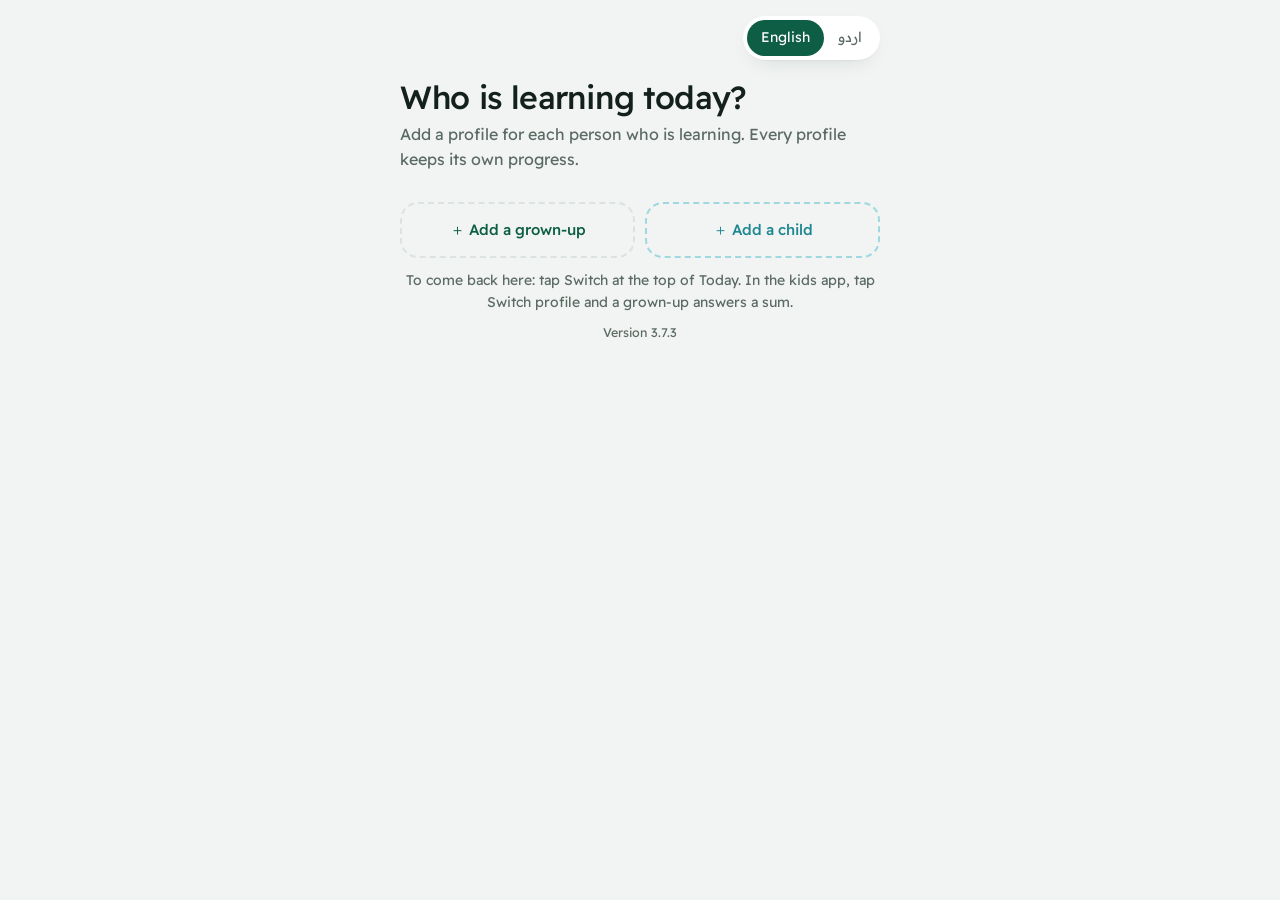
<file: index.html>
<!DOCTYPE html>
<html lang="en" dir="ltr">
<head>
  <meta charset="utf-8">
  <meta name="viewport" content="width=device-width, initial-scale=1, viewport-fit=cover">
  <title>KN Arabic Tutor</title>
  <meta name="description" content="Learn to read and speak Arabic with short daily levels and speaking practice.">
  <meta name="theme-color" content="#F1F4F2" media="(prefers-color-scheme: light)">
  <meta name="theme-color" content="#0E1613" media="(prefers-color-scheme: dark)">
  <link rel="manifest" href="manifest.webmanifest">
  <link rel="icon" href="icons/icon.svg" type="image/svg+xml">
  <link rel="apple-touch-icon" href="icons/icon-192.png">
  <link rel="preconnect" href="https://fonts.googleapis.com">
  <link rel="preconnect" href="https://fonts.gstatic.com" crossorigin>
  <link href="https://fonts.googleapis.com/css2?family=Amiri:wght@400;700&family=Baloo+Bhaijaan+2:wght@600&family=Amiri+Quran&family=Noto+Nastaliq+Urdu:wght@400;600&family=Readex+Pro:wght@300;400;500;600&display=swap" rel="stylesheet">
  <link rel="stylesheet" href="css/style.css">
  <script>
    // Pick this profile's database before the app loads.
    (function () { try {
      var list = JSON.parse(localStorage.getItem('kn-profiles') || '[]'), id = localStorage.getItem('kn-active');
      var p = list.filter(function (x) { return x.id === id && x.type === 'adult'; })[0];
      window.KN_DB = p ? p.db : 'kn-arabic';
    } catch (e) { window.KN_DB = 'kn-arabic'; } })();
  </script>
</head>
<body>
  <div id="app"><div class="boot"><div class="boot-mark ar" lang="ar">ع</div></div></div>
  <noscript>This app needs JavaScript.</noscript>
  <script type="module" src="js/app.js"></script>
</body>
</html>
</file>
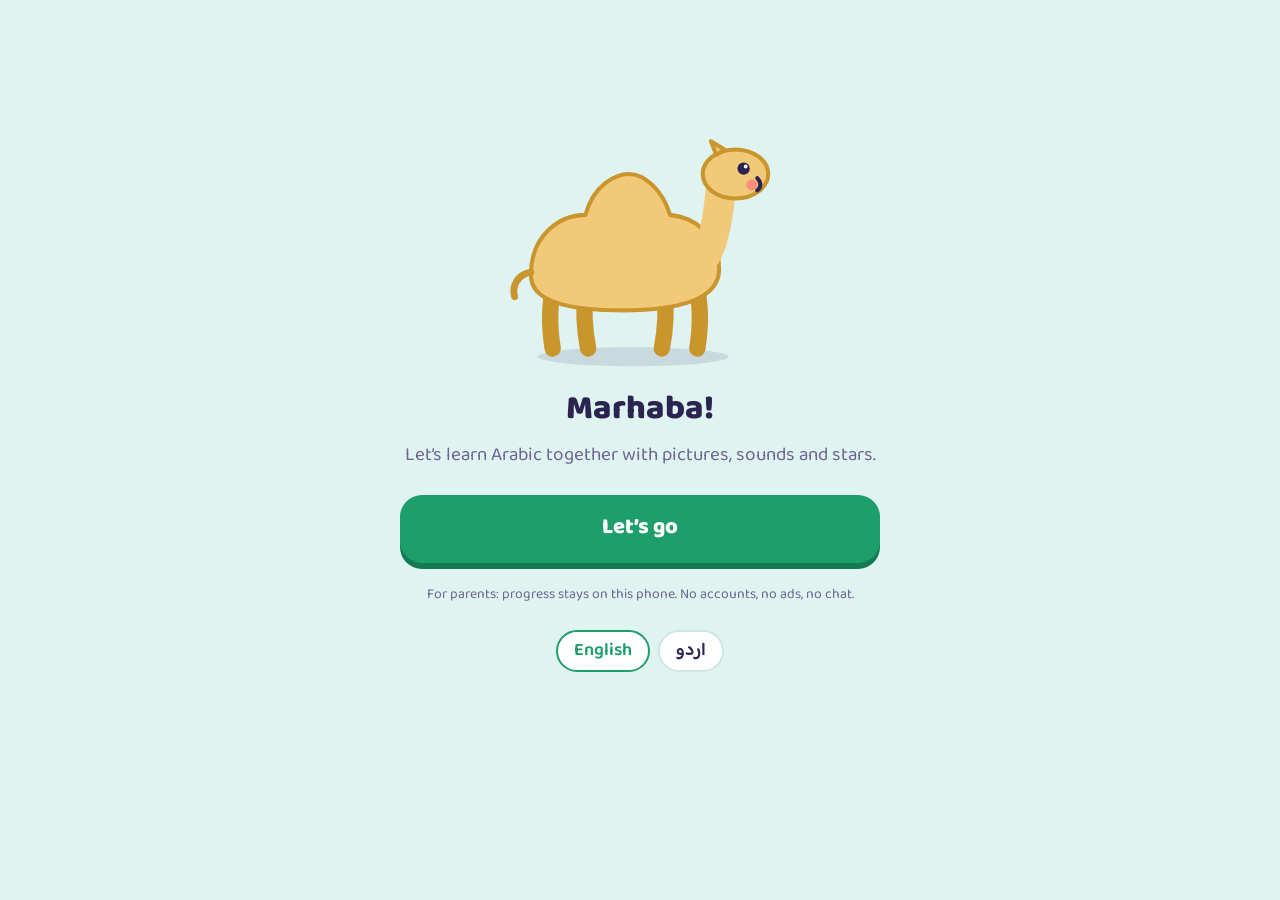
<file: kids/index.html>
<!DOCTYPE html>
<html lang="en" dir="ltr">
<head>
  <meta charset="utf-8">
  <meta name="viewport" content="width=device-width, initial-scale=1, viewport-fit=cover">
  <title>KN Arabic Kids</title>
  <meta name="description" content="Arabic for children: picture words, letters, little duas, stars and stickers.">
  <meta name="theme-color" content="#DFF4F1">
  <link rel="manifest" href="manifest.webmanifest">
  <link rel="icon" href="../icons/kids-192.png" type="image/png">
  <link rel="apple-touch-icon" href="../icons/kids-192.png">
  <link rel="preconnect" href="https://fonts.googleapis.com">
  <link rel="preconnect" href="https://fonts.gstatic.com" crossorigin>
  <link href="https://fonts.googleapis.com/css2?family=Baloo+Bhaijaan+2:wght@400;600;800&family=Amiri+Quran&family=Noto+Nastaliq+Urdu:wght@400;600&display=swap" rel="stylesheet">
  <link rel="stylesheet" href="../css/kids.css">
  <script>
    // Pick this child's database before the app loads (the active child, else the first child).
    (function () { try {
      var list = JSON.parse(localStorage.getItem('kn-profiles') || '[]'), id = localStorage.getItem('kn-active');
      var kids = list.filter(function (x) { return x.type === 'kid'; });
      var p = kids.filter(function (x) { return x.id === id; })[0] || kids[0];
      if (p) { localStorage.setItem('kn-active', p.id); window.KN_PROFILE_ID = p.id; }
      window.KN_DB = p ? p.db : 'kn-arabic-kids';
    } catch (e) { window.KN_DB = 'kn-arabic-kids'; } })();
  </script>
</head>
<body>
  <div id="app"><div class="k-boot">🐪</div></div>
  <noscript>This app needs JavaScript.</noscript>
  <script type="module" src="../js/kids.js"></script>
</body>
</html>
</file>
<file: css/style.css>
/* KN Arabic Tutor — "Marble and green".
   Cool marble page, Rawdah green for action, brass only for achievement (streak star, boss levels).
   Readex Pro for interface text, Amiri for Arabic, Amiri Quran for ayahs, Noto Nastaliq for Urdu. */
:root {
  --marble: #F1F4F2; --paper: #FFFFFF; --ink: #13201B; --muted: #5B6A63; --faint: #8A9893; --line: #DCE3DF;
  --green: #0E5E46; --on-green: #FFFFFF; --mint: #DDF0E7; --mint-ink: #0B4B38;
  --brass: #B4862C; --brass-wash: #F5ECD8; --brass-ink: #6E4F10;
  --rose: #B13A48; --rose-wash: #F9E4E6;
  --shadow: 0 1px 0 rgba(19, 32, 27, .04), 0 8px 24px -12px rgba(19, 32, 27, .18);
  --ui: 'Readex Pro', system-ui, -apple-system, 'Segoe UI', Roboto, sans-serif;
  --arabic: 'Amiri', 'Noto Naskh Arabic', 'Geeza Pro', serif;
  --quran: 'Amiri Quran', 'Amiri', serif;
  --urdu: 'Noto Nastaliq Urdu', 'Jameel Noori Nastaleeq', serif;
  --dock-h: 96px;
}
@media (prefers-color-scheme: dark) {
  :root {
    --marble: #0E1613; --paper: #16221D; --ink: #E6EEE9; --muted: #9AABA3; --faint: #71817A; --line: #26352F;
    --green: #4FC08F; --on-green: #062419; --mint: #173A2D; --mint-ink: #B9E9D3;
    --brass: #DDB461; --brass-wash: #3A2F17; --brass-ink: #F1D9A2;
    --rose: #F08A95; --rose-wash: #3D1C21;
    --shadow: 0 1px 0 rgba(0, 0, 0, .3), 0 10px 30px -14px rgba(0, 0, 0, .7);
  }
}

* { box-sizing: border-box; }
html { -webkit-text-size-adjust: 100%; }
body { margin: 0; background: var(--marble); color: var(--ink); font: 400 16px/1.55 var(--ui); -webkit-font-smoothing: antialiased; }
html[lang=ur] body { font-family: var(--urdu), var(--ui); line-height: 2.05; }
button, input, select { font: inherit; color: inherit; }
button { cursor: pointer; -webkit-tap-highlight-color: transparent; }
:focus-visible { outline: 3px solid var(--green); outline-offset: 2px; border-radius: 12px; }
.hidden { display: none !important; }
.center { text-align: center; }
.ar { font-family: var(--arabic); direction: rtl; unicode-bidi: isolate; }
[lang=ur], .mean-ur { font-family: var(--urdu); }
@media (prefers-reduced-motion: reduce) { *, *::before, *::after { animation: none !important; transition: none !important; } }

h1 { font-size: 28px; line-height: 1.2; font-weight: 500; letter-spacing: -0.01em; margin: 0 0 6px; }
h2 { font-size: 19px; line-height: 1.3; font-weight: 500; margin: 0 0 6px; }
html[lang=ur] h1 { font-size: 26px; line-height: 1.9; }
.lead { color: var(--muted); font-size: 16px; margin: 0 0 12px; max-width: 34em; }
.hint { color: var(--muted); font-size: 14px; margin: 6px 0; }
.ok { color: var(--green); } .bad { color: var(--rose); } .warn { color: var(--brass-ink); }
.err { color: var(--rose); font-size: 14px; margin: 0 0 8px; }
.err:empty { display: none; }

/* ---------- buttons ---------- */
.btn { appearance: none; border: 1.5px solid var(--line); background: var(--paper); border-radius: 999px; min-height: 52px; padding: 0 22px; font-weight: 500; font-size: 16px; display: inline-flex; align-items: center; justify-content: center; gap: 8px; transition: transform .12s ease, background-color .15s ease; }
.btn:active { transform: scale(.98); }
.btn.primary { background: var(--green); border-color: var(--green); color: var(--on-green); }
.btn.small { min-height: 40px; padding: 0 16px; font-size: 14px; }
.btn.ghost { background: transparent; border-color: transparent; color: var(--green); }
.btn.text { background: none; border: 0; color: var(--green); min-height: 44px; width: 100%; }
.btn.danger { color: var(--rose); border-color: var(--rose-wash); background: transparent; }
.btn.wide { width: 100%; margin: 12px 0; }
.btn:disabled { opacity: .5; }
.center-btn { display: flex; margin: 8px auto; }
.icon-btn { width: 44px; height: 44px; border: 0; background: none; display: inline-grid; place-items: center; border-radius: 50%; flex: none; }
.ic { display: inline-grid; place-items: center; width: 24px; height: 24px; }
.ic svg { width: 24px; height: 24px; fill: none; stroke: currentColor; stroke-width: 1.8; stroke-linecap: round; stroke-linejoin: round; }
.ic svg .fill { fill: currentColor; stroke: none; }

/* ---------- loading ---------- */
.boot { min-height: 100dvh; display: grid; place-items: center; }
.boot-mark { font-size: 72px; color: var(--green); animation: breathe 1.4s ease-in-out infinite; }
@keyframes breathe { 50% { opacity: .35; } }

/* ---------- app shell with tabs ---------- */
.shell { min-height: 100dvh; }
.page { max-width: 520px; margin: 0 auto; padding: calc(20px + env(safe-area-inset-top)) 20px calc(110px + env(safe-area-inset-bottom)); }
.tabbar { position: fixed; inset: auto 0 0 0; display: flex; justify-content: center; gap: 4px; padding: 8px 12px calc(8px + env(safe-area-inset-bottom)); background: color-mix(in srgb, var(--paper) 92%, transparent); backdrop-filter: blur(14px); -webkit-backdrop-filter: blur(14px); border-top: 1px solid var(--line); z-index: 5; }
.tab { flex: 1; max-width: 120px; border: 0; background: none; display: grid; justify-items: center; gap: 2px; padding: 6px 0; color: var(--faint); font-size: 12px; font-weight: 500; border-radius: 14px; }
.tab.on { color: var(--green); }
.tab.on .ic svg { stroke-width: 2.2; }
html[lang=ur] .tab { font-size: 13px; line-height: 1.6; }
.page-head { margin: 8px 0 18px; }
.group-title { margin: 28px 0 8px; font-size: 17px; }

/* ---------- today ---------- */
.today-head { margin: 4px 0 4px; }
.today-head h1 { font-size: 34px; }
.star-wrap { margin: 8px auto 4px; max-width: 260px; }
.star-wrap.small { max-width: 190px; }
.star { width: 100%; height: auto; display: block; }
.star .tip { fill: var(--line); transition: fill .4s ease; }
.star .tip.on { fill: var(--brass); }
.star .core { fill: var(--paper); stroke: var(--line); stroke-width: 1.5; }
.star-n { font: 600 44px var(--ui); fill: var(--ink); text-anchor: middle; }
.star-sub { font: 400 12.5px var(--ui); fill: var(--muted); text-anchor: middle; }
.today-card { background: var(--paper); border-radius: 28px; padding: 22px 20px 20px; box-shadow: var(--shadow); margin: 18px 0 14px; }
.today-card .btn { width: 100%; margin-top: 8px; }
.today-card.done .btn:not(.primary) { background: transparent; border-color: color-mix(in srgb, var(--mint-ink) 30%, transparent); }
.today-card.done { background: var(--mint); box-shadow: none; }
.today-card.done h2 { color: var(--mint-ink); }
.preview { display: flex; flex-wrap: wrap; gap: 6px 14px; margin: 6px 0 10px; }
.preview .ar { font-size: 30px; line-height: 1.6; color: var(--green); }
.note { display: flex; align-items: center; justify-content: space-between; gap: 12px; padding: 12px 16px; border-radius: 18px; background: var(--paper); border: 1px solid var(--line); margin: 10px 0; font-size: 14px; }
.note.brass { background: var(--brass-wash); border-color: transparent; color: var(--brass-ink); font-weight: 500; }
.install { margin-top: 20px; }

/* ---------- lists (practice, progress, settings) ---------- */
.group { background: var(--paper); border-radius: 20px; box-shadow: var(--shadow); overflow: hidden; }
.group > * + * { border-top: 1px solid var(--line); }
.row-btn { width: 100%; text-align: start; border: 0; background: none; padding: 16px 18px; display: flex; align-items: center; justify-content: space-between; gap: 12px; min-height: 64px; cursor: pointer; }
.row-btn span { display: grid; gap: 2px; }
.row-btn b, .rp-main b { font-weight: 500; }
.row-btn small, .rp-main small { color: var(--muted); font-size: 13.5px; }
.row-btn[aria-disabled=true] { opacity: .55; }
.row-btn::after { content: ''; width: 8px; height: 8px; border-top: 2px solid var(--faint); border-right: 2px solid var(--faint); transform: rotate(45deg); flex: none; }
html[dir=rtl] .row-btn::after { transform: rotate(-135deg); }
.rp-row { display: flex; align-items: stretch; }
.rp-main { flex: 1; text-align: start; border: 0; background: none; padding: 14px 18px; display: grid; gap: 2px; min-height: 64px; }
.rp-gem { border: 0; border-inline-start: 1px solid var(--line); background: none; color: var(--green); width: 76px; display: grid; place-items: center; align-content: center; gap: 2px; font-size: 12px; font-weight: 500; }
.best { font-style: normal; color: var(--green); font-weight: 500; }
.figures { display: grid; grid-template-columns: repeat(4, 1fr); background: var(--paper); border-radius: 20px; box-shadow: var(--shadow); padding: 14px 6px; }
.figures.two { grid-template-columns: 1fr 1fr; margin: 18px 0; }
.figures div { display: grid; justify-items: center; text-align: center; }
.figures b { font-size: 24px; font-weight: 500; }
.figures span { font-size: 12px; color: var(--muted); line-height: 1.3; }
.days { display: grid; grid-template-columns: repeat(14, 1fr); gap: 4px; }
.day-cell { display: grid; justify-items: center; gap: 4px; font-size: 11px; color: var(--faint); }
.day-cell i { width: 100%; aspect-ratio: 1; max-width: 26px; border-radius: 8px; background: var(--line); }
.day-cell.pass i { background: var(--green); }
.day-cell.tried i { background: var(--brass); }
.day-cell.is-today span { color: var(--ink); font-weight: 600; }
.path-row { padding: 14px 18px; display: grid; gap: 6px; }
.path-line { display: flex; justify-content: space-between; gap: 10px; }
.path-line b { font-weight: 500; }
.path-row small { color: var(--muted); font-size: 13px; }
.bar { position: relative; height: 8px; border-radius: 8px; background: var(--line); overflow: hidden; }
.bar s { position: absolute; inset: 0 auto 0 0; background: var(--mint); border-radius: 8px; }
.bar i { position: absolute; inset: 0 auto 0 0; background: var(--green); border-radius: 8px; z-index: 1; }
html[dir=rtl] .bar s, html[dir=rtl] .bar i { inset: 0 0 0 auto; }
.shelves { display: grid; gap: 10px; background: var(--paper); border-radius: 20px; padding: 16px 18px; box-shadow: var(--shadow); }
.shelf { display: grid; grid-template-columns: 112px 1fr 36px; gap: 10px; align-items: center; }
.shelf-name { display: grid; font-size: 14px; font-weight: 500; line-height: 1.3; }
.shelf-name small { font-weight: 400; color: var(--muted); font-size: 12px; }
.shelf-bar { height: 10px; border-radius: 6px; background: var(--marble); overflow: hidden; }
.shelf-bar i { display: block; height: 100%; background: var(--green); border-radius: 6px; }
.shelf b { text-align: end; font-weight: 500; }
.form { padding: 4px 18px; }
.form label { display: grid; gap: 4px; padding: 12px 0; font-size: 14px; color: var(--muted); }
.form label.check { display: flex; align-items: center; gap: 12px; color: var(--ink); font-size: 16px; min-height: 52px; padding: 6px 0; }
.form input[type=checkbox] { width: 22px; height: 22px; accent-color: var(--green); }
.field { width: 100%; min-height: 52px; border: 1.5px solid var(--line); border-radius: 16px; padding: 10px 14px; background: var(--paper); color: var(--ink); font-size: 16px; }
.field:focus { outline: none; border-color: var(--green); }
.field.big { min-height: 60px; font-size: 18px; margin-top: 18px; }
.form .field { background: var(--marble); border-color: transparent; }

/* ---------- full-screen flows (onboarding, levels) ---------- */
.flow { min-height: 100dvh; max-width: 560px; margin: 0 auto; display: flex; flex-direction: column; padding: calc(8px + env(safe-area-inset-top)) 20px calc(var(--dock-h) + 24px + env(safe-area-inset-bottom)); }
.flow-top { display: flex; align-items: center; gap: 10px; min-height: 52px; }
.meter { flex: 1; height: 8px; background: var(--line); border-radius: 8px; overflow: hidden; }
.meter i { display: block; height: 100%; background: var(--green); border-radius: 8px; transition: width .35s ease; }
html[dir=rtl] .meter i { margin-inline-start: auto; }
.count { font-size: 13px; color: var(--muted); min-width: 44px; text-align: end; font-variant-numeric: tabular-nums; }
.flow-body { padding-top: 18px; }
.round-name { color: var(--green); font-weight: 500; font-size: 14px; margin: 6px 0 0; }
.round-name.boss { color: var(--brass-ink); background: var(--brass-wash); align-self: flex-start; padding: 4px 12px; border-radius: 999px; }
.round-name.inline { flex: 1; text-align: center; margin: 0; }
.stage { flex: 1; display: flex; flex-direction: column; justify-content: center; padding: 12px 0; }
.dock { position: fixed; inset: auto 0 0 0; padding: 14px 20px calc(14px + env(safe-area-inset-bottom)); background: var(--marble); z-index: 4; transition: background-color .2s ease; }
.dock > * { max-width: 520px; margin-inline: auto; }
.dock > .btn { display: flex; width: 100%; }
.dock.ok { background: var(--mint); }
.dock.bad { background: var(--rose-wash); }
.verdict { display: grid; gap: 2px; margin-bottom: 10px; font-size: 15px; }
.verdict:empty { display: none; }
.dock.ok .verdict b { color: var(--mint-ink); font-size: 18px; font-weight: 600; }
.dock.bad .verdict b { color: var(--rose); font-size: 18px; font-weight: 600; }
.verdict .ar { font-size: 22px; }
.pair { display: flex; gap: 10px; }
.pair .btn { flex: 1; }

/* welcome */
.welcome { min-height: 100dvh; max-width: 560px; margin: 0 auto; display: flex; flex-direction: column; padding: calc(24px + env(safe-area-inset-top)) 24px calc(var(--dock-h) + 24px); }
.welcome-art { flex: 1; display: grid; place-content: center; text-align: center; }
.iqra { font-size: clamp(120px, 42vw, 200px); line-height: 1.25; color: var(--green); animation: rise .9s cubic-bezier(.2, .7, .2, 1) both; }
.iqra-note { color: var(--muted); font-size: 14px; margin: 0; animation: rise .9s .25s cubic-bezier(.2, .7, .2, 1) both; }
@keyframes rise { from { opacity: 0; transform: translateY(14px); } }
@keyframes drop { from { opacity: 0; transform: translate(-50%, -10px); } }
.welcome-text h1 { font-size: 32px; }

/* choices */
.tiles-list { display: grid; gap: 10px; margin: 16px 0; }
.tile-opt { position: relative; display: flex; align-items: center; gap: 14px; padding: 16px 18px; min-height: 64px; background: var(--paper); border: 1.5px solid var(--line); border-radius: 18px; text-align: start; width: 100%; cursor: pointer; transition: border-color .15s ease, background-color .15s ease; }
.tile-opt input { position: absolute; opacity: 0; pointer-events: none; }
.tile-text { flex: 1; display: grid; gap: 2px; }
.tile-text b { font-weight: 500; }
.tile-text small { color: var(--muted); font-size: 13.5px; }
.tick { width: 26px; height: 26px; border-radius: 50%; border: 1.5px solid var(--line); display: grid; place-items: center; flex: none; color: transparent; }
.tick svg { width: 16px; height: 16px; fill: none; stroke: currentColor; stroke-width: 2.6; stroke-linecap: round; stroke-linejoin: round; }
.tile-opt:has(input:checked) { border-color: var(--green); background: var(--mint); }
.tile-opt:has(input:checked) .tick { background: var(--green); border-color: var(--green); color: var(--on-green); }
.tile-opt:has(input:focus-visible) { outline: 3px solid var(--green); outline-offset: 2px; }
.tile-opt.disabled { opacity: .5; cursor: default; }
.big-num { font-size: 72px; font-weight: 300; line-height: 1; margin: 18px 0 8px; font-variant-numeric: tabular-nums; }
.big-num span { font-size: 28px; color: var(--muted); }

/* the word on stage */
.word { text-align: center; }
.glyph { font-size: clamp(52px, 15vw, 76px); line-height: 1.55; text-align: center; color: var(--ink); margin: 4px 0; }
.glyph.long { font-size: clamp(36px, 10vw, 50px); }
.glyph.plain { font-family: var(--ui); font-weight: 400; }
.letter { font-size: clamp(110px, 34vw, 150px); line-height: 1.3; text-align: center; }
.ayah { font-family: var(--quran); font-size: clamp(28px, 8vw, 36px); line-height: 2.2; text-align: center; }
.tr-line { color: var(--muted); font-size: 16px; margin: 0; }
.mean { font-size: 22px; font-weight: 500; margin: 10px 0 0; }
.mean-ur { font-size: 19px; color: var(--muted); line-height: 2.1; margin: 4px 0 0; }
.hook { margin: 18px auto 0; padding: 12px 16px; background: var(--brass-wash); color: var(--brass-ink); border-radius: 16px; text-align: start; font-size: 14.5px; max-width: 30em; }
.hook small { display: block; font-size: 12px; font-weight: 500; opacity: .8; }
.forms { display: grid; grid-template-columns: 1fr 1fr; gap: 10px; margin-top: 16px; }
.forms > div, .msa { background: var(--paper); border-radius: 16px; padding: 10px 12px; display: grid; justify-items: center; }
.forms small, .msa small { color: var(--muted); font-size: 12px; }
.forms .ar, .msa .ar { font-size: 24px; line-height: 1.7; }
.forms em { font-style: normal; color: var(--muted); font-size: 13px; }
.msa { margin-top: 10px; }
.q { font-size: 15px; color: var(--muted); text-align: center; margin: 0 0 6px; }
.audio { display: flex; align-items: center; justify-content: center; gap: 8px; margin: 14px 0 4px; }
.play { width: 64px; height: 64px; border-radius: 50%; border: 0; background: var(--mint); color: var(--green); display: grid; place-items: center; }
.play .ic, .play .ic svg { width: 28px; height: 28px; }
.audio.big .play { width: 96px; height: 96px; }
.audio.big .play .ic, .audio.big .play .ic svg { width: 40px; height: 40px; }

/* answers */
.answers { display: grid; gap: 10px; margin: 20px 0 0; }
.answer { min-height: 60px; padding: 12px 18px; border-radius: 18px; border: 1.5px solid var(--line); background: var(--paper); font-size: 17px; text-align: center; transition: border-color .15s ease, background-color .15s ease, transform .12s ease; }
.answer:active { transform: scale(.985); }
.answers.arabic .answer .ar { font-size: 28px; line-height: 1.6; }
.answer.right { border-color: var(--green); background: var(--mint); color: var(--mint-ink); }
.answer.wrong { border-color: var(--rose); background: var(--rose-wash); color: var(--rose); }
.answer:disabled { cursor: default; }
.answer:disabled:not(.right):not(.wrong) { opacity: .55; }

/* microphone */
.mic-orb { width: 88px; height: 88px; margin: 22px auto 0; border-radius: 50%; border: 0; background: var(--green); color: var(--on-green); display: grid; place-items: center; position: relative; box-shadow: 0 10px 30px -10px color-mix(in srgb, var(--green) 70%, transparent); }
.mic-orb .ic, .mic-orb .ic svg { width: 34px; height: 34px; }
.mic-orb.small { width: 52px; height: 52px; margin: 0; box-shadow: none; flex: none; }
.mic-orb.small .ic, .mic-orb.small .ic svg { width: 24px; height: 24px; }
.mic-orb.live::before { content: ''; position: absolute; inset: -10px; border-radius: 50%; border: 3px solid var(--green); animation: pulse 1.1s ease-out infinite; }
.mic-orb:disabled { opacity: .45; }
@keyframes pulse { from { transform: scale(.85); opacity: 1; } to { transform: scale(1.25); opacity: 0; } }
#after .mic-orb.small { margin: 8px auto 0; }
.result-line { min-height: 1.6em; font-size: 15px; }
.gem { white-space: pre-wrap; font-size: 14.5px; background: var(--paper); border-radius: 16px; margin-top: 8px; }
.gem:not(:empty) { padding: 12px 16px; }

/* build a sentence */
.build-mean { text-align: center; font-size: 22px; font-weight: 500; margin: 0 0 18px; }
.line { min-height: 70px; border-bottom: 2px solid var(--line); display: flex; flex-wrap: wrap; gap: 8px; padding: 8px 0; }
.tiles { display: flex; flex-wrap: wrap; gap: 8px; margin: 18px 0; justify-content: center; }
.chip { font-family: var(--arabic); font-size: 26px; line-height: 1.5; min-height: 54px; padding: 2px 16px; border-radius: 14px; border: 1.5px solid var(--line); background: var(--paper); box-shadow: 0 2px 0 var(--line); }
.chip.used { opacity: .25; box-shadow: none; }

/* conversation */
.bubble { border-radius: 22px; padding: 12px 16px; margin: 10px 0; max-width: 88%; }
.bubble .ar { font-size: 28px; line-height: 1.75; }
.bubble em { display: block; font-style: normal; color: var(--muted); font-size: 14px; }
.bubble p { margin: 2px 0 0; font-weight: 500; }
.bubble.npc { background: var(--paper); box-shadow: var(--shadow); margin-inline-end: auto; border-end-start-radius: 6px; }
.bubble.me { background: var(--mint); margin-inline-start: auto; border-end-end-radius: 6px; }
.chat .stage { justify-content: flex-end; }
.flow.level { padding-bottom: calc(210px + env(safe-area-inset-bottom)); }
.chat { padding-bottom: calc(170px + env(safe-area-inset-bottom)); }
.log { display: flex; flex-direction: column; }
.composer { display: flex; align-items: center; gap: 8px; }

/* summaries */
.summary h1 { margin-top: 10px; }
.missed { list-style: none; padding: 0; margin: 0; background: var(--paper); border-radius: 20px; box-shadow: var(--shadow); }
.missed li { display: flex; justify-content: space-between; align-items: center; gap: 12px; padding: 10px 18px; }
.missed li + li { border-top: 1px solid var(--line); }
.missed .ar { font-size: 24px; }
.missed li span:last-child { color: var(--muted); font-size: 14px; text-align: end; }

.toast { position: fixed; left: 50%; top: calc(14px + env(safe-area-inset-top)); transform: translateX(-50%); background: var(--ink); color: var(--marble); padding: 12px 18px; border-radius: 16px; font-size: 14px; max-width: calc(100vw - 40px); z-index: 10; animation: drop .25s ease both; box-shadow: var(--shadow); }

@media (min-width: 700px) {
  .tabbar { inset: 0 auto 0 0; flex-direction: column; justify-content: flex-start; width: 96px; padding: 24px 8px; border-top: 0; border-inline-end: 1px solid var(--line); }
  html[dir=rtl] .tabbar { inset: 0 0 0 auto; }
  .tab { flex: none; max-width: none; padding: 12px 0; }
  .page { padding-bottom: 48px; }
}
.version { display: flex; align-items: center; justify-content: space-between; gap: 12px; background: var(--paper); border-radius: 20px; padding: 14px 18px; box-shadow: var(--shadow); }
.version > div { display: grid; gap: 2px; }
.version b { font-weight: 500; }
.version small { color: var(--muted); font-size: 13px; }
.version.has-update { background: var(--mint); box-shadow: none; }
.note.update { background: var(--mint); border-color: transparent; color: var(--mint-ink); font-weight: 500; }
.ver-line { margin-top: 4px; font-size: 12.5px; }
.kids-link { color: var(--green); font-weight: 500; font-size: 15px; text-decoration: underline; text-underline-offset: 3px; }
a.row-btn { color: inherit; text-decoration: none; }
.top-row { display: flex; justify-content: flex-end; margin-bottom: 4px; }
.mode-switch { display: inline-flex; background: var(--paper); border-radius: 999px; padding: 4px; box-shadow: var(--shadow); }
.mode-switch button { border: 0; background: none; border-radius: 999px; padding: 6px 16px; min-height: 36px; font-size: 14px; font-weight: 500; color: var(--muted); }
.mode-switch button.on { background: var(--green); color: var(--on-green); }

/* landing: choose a profile */
.landing { max-width: 520px; margin: 0 auto; min-height: 100dvh; padding: calc(16px + env(safe-area-inset-top)) 20px calc(28px + env(safe-area-inset-bottom)); display: flex; flex-direction: column; }
.land-top { display: flex; justify-content: flex-end; margin-bottom: 18px; }
.land-lang { display: inline-flex; background: var(--paper); border-radius: 999px; padding: 4px; box-shadow: var(--shadow); }
.land-lang button { border: 0; background: none; border-radius: 999px; padding: 6px 14px; min-height: 36px; font-size: 14px; color: var(--muted); }
.land-lang button.on { background: var(--green); color: var(--on-green); }
.landing h1 { font-size: 32px; }
.who { display: grid; grid-template-columns: 120px 1fr; align-items: center; gap: 16px; width: 100%; text-align: start; border: 0; border-radius: 28px; padding: 18px 20px; margin: 10px 0; min-height: 150px; transition: transform .12s ease; }
.who:active { transform: scale(.985); }
.who.adult { background: var(--paper); box-shadow: var(--shadow); color: var(--ink); }
.who.kids { background: #2BB3C0; color: #fff; box-shadow: 0 8px 0 #1E8792; font-family: 'Baloo Bhaijaan 2', var(--ui); }
.who-art { display: grid; place-items: center; }
.who.adult .who-art { font-size: 64px; line-height: 1.3; color: var(--green); }
.who .camel { width: 120px; height: auto; }
.who-buddy { font-size: 72px; line-height: 1; }
.who-text { display: grid; gap: 4px; }
.who-text b { font-size: 24px; font-weight: 600; }
.who-text small { font-size: 14.5px; opacity: .85; line-height: 1.4; }
.who-text em { font-style: normal; font-size: 13.5px; font-weight: 500; }
.who.adult .who-text em { color: var(--green); }
.who.kids .who-text em { color: #FFF4C2; }

.profile-chip { display: inline-flex; align-items: center; gap: 8px; border: 0; background: var(--paper); border-radius: 999px; padding: 6px 8px 6px 12px; min-height: 40px; box-shadow: var(--shadow); font-size: 14px; }
.profile-chip b { font-weight: 500; max-width: 140px; overflow: hidden; text-overflow: ellipsis; white-space: nowrap; }
.profile-chip i { font-style: normal; background: var(--mint); color: var(--mint-ink); border-radius: 999px; padding: 2px 10px; font-size: 12.5px; font-weight: 500; }
.who-row { margin: 10px 0; }
.who-row .who { margin: 0; min-height: 120px; grid-template-columns: 96px 1fr; }
.who-row .who .camel { width: 96px; }
.who-row .who-buddy { font-size: 56px; }
.who-tools { display: flex; gap: 8px; justify-content: flex-end; margin-top: 8px; }
.add-row { display: grid; grid-template-columns: 1fr 1fr; gap: 10px; margin: 18px 0 6px; }
.add-btn { min-height: 56px; border-radius: 18px; border: 2px dashed var(--line); background: transparent; color: var(--green); font-weight: 500; font-size: 15px; }
.add-btn.kids { color: #1E8792; border-color: #9fd9df; }
.add-form { background: var(--paper); border-radius: 22px; padding: 16px 18px; box-shadow: var(--shadow); margin: 14px 0; }
.add-form.kids { background: #E6F7F8; }
.icon-pick { display: flex; flex-wrap: wrap; gap: 8px; margin: 12px 0 4px; }
.icon-pick button { width: 52px; height: 52px; border-radius: 16px; border: 2px solid var(--line); background: var(--marble); font-size: 26px; }
.icon-pick button.on { border-color: var(--green); background: var(--mint); }
.gate-sum { font-size: 40px; font-weight: 500; text-align: center; margin: 8px 0 12px; font-variant-numeric: tabular-nums; }
</file>
<file: css/kids.css>
/* KN Arabic Kids — "Oasis". Lagoon sky, palm green, sun yellow, berry pink; chunky rounded type (Baloo Bhaijaan 2 covers Arabic and Latin). */
:root {
  --sky: #DFF4F1; --paper: #FFFFFF; --ink: #2B2350; --soft: #6C6590; --palm: #1E9E6A; --palm-dark: #137A51;
  --sun: #FFC93C; --sun-dark: #D9A21A; --berry: #FF5E7E; --lagoon: #2BB3C0; --sand: #F2C879; --line: #CDE7E3;
  --kid: 'Baloo Bhaijaan 2', 'Arial Rounded MT Bold', system-ui, sans-serif;
  --quran: 'Amiri Quran', 'Amiri', serif;
}
* { box-sizing: border-box; }
html, body { margin: 0; background: var(--sky); color: var(--ink); font: 400 18px/1.45 var(--kid); -webkit-font-smoothing: antialiased; }
html[lang=ur] body { font-family: 'Noto Nastaliq Urdu', var(--kid); line-height: 2; }
button, input, select { font: inherit; color: inherit; }
button { cursor: pointer; -webkit-tap-highlight-color: transparent; }
:focus-visible { outline: 4px solid var(--lagoon); outline-offset: 3px; }
.ar { font-family: var(--kid); direction: rtl; unicode-bidi: isolate; }
.center { text-align: center; }
@media (prefers-reduced-motion: reduce) { *, *::before, *::after { animation: none !important; transition: none !important; } }

h1 { font-size: 34px; font-weight: 800; line-height: 1.15; margin: 8px 0; }
h2 { font-size: 22px; font-weight: 600; margin: 22px 0 10px; }
.k-lead { color: var(--soft); font-size: 19px; margin: 4px 0 18px; }
.k-small { color: var(--soft); font-size: 14px; }
.k-boot { min-height: 100dvh; display: grid; place-items: center; font-size: 80px; animation: bob 1.2s ease-in-out infinite; }
.k-screen { max-width: 520px; margin: 0 auto; padding: calc(16px + env(safe-area-inset-top)) 20px calc(130px + env(safe-area-inset-bottom)); min-height: 100dvh; }

/* chunky buttons with a pressable edge */
.k-btn { display: inline-flex; align-items: center; justify-content: center; gap: 8px; min-height: 60px; padding: 0 26px; border: 0; border-radius: 22px; background: var(--palm); color: #fff; font-weight: 800; font-size: 20px; box-shadow: 0 6px 0 var(--palm-dark); text-decoration: none; transition: transform .08s ease, box-shadow .08s ease; width: 100%; margin: 8px 0; }
.k-btn:active { transform: translateY(4px); box-shadow: 0 2px 0 var(--palm-dark); }
.k-btn.big { min-height: 68px; font-size: 22px; }
.k-btn.ghost { background: var(--paper); color: var(--ink); box-shadow: 0 6px 0 var(--line); }
.k-btn.danger { background: var(--paper); color: #C2334F; box-shadow: 0 6px 0 var(--line); }

/* welcome and setup */
.k-welcome { text-align: center; display: flex; flex-direction: column; justify-content: center; }
.k-hero { width: min(78vw, 300px); margin: 0 auto; animation: bob 2.6s ease-in-out infinite; }
.k-hero.small { width: 170px; }
.jamal { width: 100%; height: auto; overflow: visible; }
.j-body, .j-head { fill: var(--sand); stroke: #C9962E; stroke-width: 3; stroke-linejoin: round; }
.j-neck { fill: none; stroke: var(--sand); stroke-width: 22; stroke-linecap: round; }
.j-leg { fill: none; stroke: #C9962E; stroke-width: 12; stroke-linecap: round; }
.j-tail { fill: none; stroke: #C9962E; stroke-width: 5; stroke-linecap: round; }
.j-eye { fill: var(--ink); } .j-shine { fill: #fff; } .j-cheek { fill: var(--berry); opacity: .55; }
.j-smile { fill: none; stroke: var(--ink); stroke-width: 3; stroke-linecap: round; }
.j-shadow { fill: rgba(43, 35, 80, .12); }
@keyframes bob { 50% { transform: translateY(-8px); } }
.k-lang { display: flex; justify-content: center; gap: 8px; margin-top: 10px; }
.k-lang button { border: 2px solid var(--line); background: var(--paper); border-radius: 999px; padding: 6px 16px; font-weight: 600; }
.k-lang button.on { border-color: var(--palm); color: var(--palm); }
.k-input { width: 100%; min-height: 60px; border: 3px solid var(--line); border-radius: 20px; padding: 8px 16px; background: var(--paper); font-size: 22px; }
.k-input:focus { outline: none; border-color: var(--lagoon); }
.k-buddies { display: grid; grid-template-columns: repeat(3, 1fr); gap: 12px; margin-bottom: 18px; }
.k-buddy { aspect-ratio: 1; font-size: 52px; border: 4px solid transparent; background: var(--paper); border-radius: 26px; box-shadow: 0 6px 0 var(--line); }
.k-buddy.on { border-color: var(--sun); transform: scale(1.05); }

/* map */
.k-top { display: flex; align-items: center; justify-content: space-between; gap: 10px; min-height: 56px; }
.k-me { display: flex; align-items: center; gap: 10px; font-size: 18px; min-width: 0; }
.k-me b { overflow: hidden; text-overflow: ellipsis; white-space: nowrap; }
.k-avatar { width: 46px; height: 46px; flex: none; border-radius: 50%; background: var(--paper); display: grid; place-items: center; font-size: 28px; box-shadow: 0 3px 0 var(--line); }
.k-score { background: var(--paper); border-radius: 999px; padding: 4px 12px; font-weight: 800; font-size: 16px; line-height: 32px; box-shadow: 0 3px 0 var(--line); white-space: nowrap; }
.k-book { display: flex; align-items: center; gap: 10px; width: 100%; margin: 16px 0 6px; padding: 12px 18px; border: 0; border-radius: 22px; background: var(--sun); box-shadow: 0 6px 0 var(--sun-dark); font-size: 18px; }
.k-book span { font-size: 30px; } .k-book b { flex: 1; text-align: start; } .k-book small { font-weight: 800; }
.k-path { list-style: none; margin: 18px 0 0; padding: 0; position: relative; }
.k-path::before { content: ''; position: absolute; top: 40px; bottom: 40px; left: 50%; width: 10px; margin-left: -5px; background: repeating-linear-gradient(var(--paper) 0 18px, transparent 18px 32px); border-radius: 10px; }
.k-node { position: relative; display: flex; align-items: center; gap: 14px; padding: 10px 0; }
.k-node.left { flex-direction: row; padding-inline-end: 50%; } .k-node.right { flex-direction: row-reverse; padding-inline-start: 50%; }
.k-node.left button { margin-inline-start: auto; } .k-node.right button { margin-inline-end: auto; }
.k-node button { position: relative; z-index: 1; width: 86px; height: 86px; border-radius: 50%; border: 0; background: var(--paper); box-shadow: 0 7px 0 var(--line); flex: none; }
.k-node-icon { font-size: 40px; line-height: 1; }
.k-node.done button { background: var(--palm); box-shadow: 0 7px 0 var(--palm-dark); }
.k-node.current button { background: var(--sun); box-shadow: 0 7px 0 var(--sun-dark); animation: pulse 1.6s ease-in-out infinite; }
.k-node.locked button { background: #EAF3F1; box-shadow: none; opacity: .8; }
.k-node-label { position: absolute; width: 42%; display: grid; font-size: 15px; line-height: 1.25; }
.k-node.left .k-node-label { inset-inline-start: 54%; } .k-node.right .k-node-label { inset-inline-end: 54%; text-align: end; }
html[dir=rtl] .k-node.right .k-node-label { text-align: start; } html[dir=rtl] .k-node.left .k-node-label { text-align: start; }
.k-node.locked .k-node-label { color: var(--soft); }
.k-stars { color: var(--sun-dark); font-size: 20px; letter-spacing: 2px; }
.k-play { color: var(--palm); font-weight: 800; }
@keyframes pulse { 50% { transform: scale(1.08); } }
.k-foot { display: grid; justify-items: center; gap: 2px; margin-top: 30px; }
.k-gate { width: 52px; height: 52px; border-radius: 50%; border: 0; background: var(--paper); font-size: 24px; color: var(--soft); position: relative; touch-action: none; user-select: none; }
.k-gate.holding::after { content: ''; position: absolute; inset: -6px; border-radius: 50%; border: 4px solid var(--lagoon); animation: fill 2s linear; }
@keyframes fill { from { clip-path: inset(0 100% 0 0); } to { clip-path: inset(0 0 0 0); } }

/* level */
.k-level { display: flex; flex-direction: column; }
.k-ltop { display: flex; align-items: center; gap: 12px; min-height: 56px; }
.k-x { width: 48px; height: 48px; border-radius: 50%; border: 0; background: var(--paper); font-size: 22px; box-shadow: 0 4px 0 var(--line); flex: none; }
.k-title { font-size: 26px; margin: 0; }
.k-meter { position: relative; flex: 1; height: 18px; background: var(--paper); border-radius: 999px; box-shadow: inset 0 2px 0 var(--line); }
.k-meter i { display: block; height: 100%; background: var(--lagoon); border-radius: 999px; transition: width .4s ease; }
html[dir=rtl] .k-meter i { margin-inline-start: auto; }
.k-runner { position: absolute; top: -12px; font-size: 30px; transition: inset-inline-start .4s ease; }
.k-stage { position: relative; flex: 1; display: flex; flex-direction: column; justify-content: center; padding: 14px 0; }
.k-q { text-align: center; font-size: 22px; font-weight: 600; color: var(--soft); margin: 0 0 12px; }
.k-card { display: grid; justify-items: center; gap: 2px; width: 100%; padding: 22px 16px; border: 0; border-radius: 34px; background: var(--paper); box-shadow: 0 8px 0 var(--line); }
.k-card.still { cursor: default; }
.k-emoji { font-size: clamp(90px, 30vw, 130px); line-height: 1.1; }
.k-swatch { width: 120px; height: 120px; border-radius: 50%; border: 6px solid var(--paper); box-shadow: 0 0 0 3px var(--line); }
.k-num { display: grid; justify-items: center; font-size: 96px; font-weight: 800; line-height: 1; color: var(--lagoon); }
.k-num small { font-size: 22px; letter-spacing: 4px; color: var(--sun-dark); max-width: 160px; text-align: center; line-height: 1.2; }
.k-word { font-size: clamp(54px, 16vw, 78px); font-weight: 600; line-height: 1.5; color: var(--ink); }
.k-word.small { font-size: 44px; text-align: center; }
.k-ayah { font-family: var(--quran); font-size: clamp(30px, 8vw, 38px); line-height: 2.1; text-align: center; }
.k-tr { color: var(--soft); font-size: 20px; }
.k-mean { font-size: 22px; font-weight: 800; }
.k-hear { margin-top: 8px; font-size: 15px; color: var(--lagoon); font-weight: 600; }
.k-letter-note { text-align: center; margin: 12px 0 0; }
.k-letter-note .ar { display: inline-grid; place-items: center; width: 70px; height: 70px; border-radius: 22px; background: var(--sun); font-size: 44px; font-weight: 800; }
.k-sound { align-self: center; width: 88px; height: 88px; border-radius: 50%; border: 0; background: var(--lagoon); font-size: 40px; box-shadow: 0 7px 0 #1E8792; }
.k-bigpic { text-align: center; }
.k-letter { text-align: center; font-size: 120px; font-weight: 800; line-height: 1.2; color: var(--palm); }
.k-choices { display: grid; grid-template-columns: repeat(3, 1fr); gap: 12px; margin-top: 18px; }
.k-choice { min-height: 110px; border: 4px solid transparent; border-radius: 28px; background: var(--paper); box-shadow: 0 7px 0 var(--line); display: grid; place-items: center; padding: 6px; }
.k-choice .k-emoji { font-size: 64px; }
.k-choice .k-swatch { width: 70px; height: 70px; }
.k-choice .k-num { font-size: 52px; } .k-choice .k-num small { font-size: 12px; }
.k-choice .ar { font-size: 28px; font-weight: 600; line-height: 1.5; }
.k-choice.yes { border-color: var(--palm); background: #E3F7EE; animation: hop .5s ease; }
.k-choice.no { border-color: var(--berry); animation: shake .4s ease; }
.k-choice:disabled { opacity: .45; }
@keyframes hop { 40% { transform: translateY(-12px) scale(1.06); } }
@keyframes shake { 20%, 60% { transform: translateX(-8px); } 40%, 80% { transform: translateX(8px); } }
.k-cheer { min-height: 40px; text-align: center; font-size: 28px; font-weight: 800; color: var(--palm); }
.k-cheer.pop { animation: hop .5s ease; }
.k-burst { position: absolute; left: 50%; top: 45%; pointer-events: none; }
.k-burst i { position: absolute; font-style: normal; font-size: 30px; animation: burst .8s ease-out forwards; --a: 0deg; }
@keyframes burst { from { transform: rotate(var(--a)) translateY(0) scale(.4); opacity: 1; } to { transform: rotate(var(--a)) translateY(-120px) scale(1); opacity: 0; } }
.k-mic { align-self: center; width: 110px; height: 110px; margin-top: 22px; border-radius: 50%; border: 0; background: var(--berry); font-size: 50px; box-shadow: 0 8px 0 #D23C5C; position: relative; }
.k-mic.live::after { content: ''; position: absolute; inset: -12px; border-radius: 50%; border: 5px solid var(--berry); animation: ring 1s ease-out infinite; }
@keyframes ring { from { transform: scale(.85); opacity: 1; } to { transform: scale(1.3); opacity: 0; } }
.k-skip { align-self: center; border: 0; background: none; color: var(--soft); font-size: 17px; text-decoration: underline; margin-top: 8px; min-height: 44px; }
.k-dock { position: fixed; inset: auto 0 0 0; padding: 12px 20px calc(16px + env(safe-area-inset-bottom)); background: linear-gradient(transparent, var(--sky) 30%); }
.k-dock > * { max-width: 520px; margin-inline: auto; display: flex; }
.k-dock.two { display: flex; gap: 12px; justify-content: center; }
.k-dock.two .k-btn { flex: 1; max-width: 250px; margin: 0; }

/* level done */
.k-done { text-align: center; position: relative; overflow: hidden; }
.k-bigstars { font-size: 72px; letter-spacing: 6px; margin: 0; color: #D7E7E4; }
.k-bigstars .on { color: var(--sun); display: inline-block; animation: hop .6s ease both; }
.k-bigstars .on:nth-child(2) { animation-delay: .2s; } .k-bigstars .on:nth-child(3) { animation-delay: .4s; }
.k-sticker-new { display: inline-grid; justify-items: center; background: var(--paper); border-radius: 28px; padding: 14px 26px; box-shadow: 0 7px 0 var(--line); animation: hop .7s .6s ease both; }
.k-sticker-new span { font-size: 70px; line-height: 1.1; }
.k-confetti { position: absolute; inset: 0; pointer-events: none; }
.k-confetti i { position: absolute; top: -20px; left: var(--x); width: 10px; height: 16px; background: var(--c); border-radius: 3px; animation: fall 2.2s var(--d) ease-in forwards; }
@keyframes fall { to { transform: translateY(105vh) rotate(540deg); } }

/* stickers and parents */
.k-grid { display: grid; grid-template-columns: repeat(5, 1fr); gap: 10px; }
.k-st { aspect-ratio: 1; display: grid; place-items: center; font-size: 38px; background: var(--paper); border-radius: 20px; box-shadow: 0 5px 0 var(--line); }
.k-st.locked { color: #B9D7D2; font-weight: 800; font-size: 28px; background: #EAF5F3; box-shadow: none; }
.k-parents .k-row { display: grid; gap: 4px; margin: 12px 0; color: var(--soft); font-size: 16px; }
.k-parents hr { border: 0; border-top: 2px dashed var(--line); margin: 20px 0; }
.k-parents label.k-btn { cursor: pointer; }
.k-toast { position: fixed; left: 50%; top: calc(14px + env(safe-area-inset-top)); transform: translateX(-50%); background: var(--ink); color: #fff; padding: 12px 18px; border-radius: 18px; font-size: 16px; max-width: calc(100vw - 40px); z-index: 10; }
.k-btn.grown { background: var(--ink); box-shadow: 0 6px 0 #17122F; margin-bottom: 18px; }

.k-grownups { display: inline-flex; align-items: center; gap: 6px; margin-top: 12px; border: 0; background: var(--paper); color: var(--soft); border-radius: 999px; padding: 8px 16px; min-height: 44px; font-size: 15px; font-weight: 600; box-shadow: 0 4px 0 var(--line); }
.k-sum { font-size: 52px; font-weight: 800; text-align: center; margin: 10px 0 14px; direction: ltr; }
.k-gate-msg { min-height: 28px; color: #C2334F; font-weight: 600; text-align: center; }
.k-adultbar { display: flex; gap: 8px; flex-wrap: wrap; margin-top: 12px; }
.k-adultbar .k-grownups { margin-top: 0; }

.k-tools { display: flex; align-items: center; gap: 6px; flex: none; }
.k-tool { width: 40px; height: 40px; border: 0; border-radius: 50%; background: var(--paper); color: var(--soft); display: grid; place-items: center; box-shadow: 0 3px 0 var(--line); }
.k-tool svg { width: 21px; height: 21px; fill: none; stroke: currentColor; stroke-width: 1.9; stroke-linecap: round; stroke-linejoin: round; }
.k-tool:active { transform: translateY(2px); box-shadow: 0 1px 0 var(--line); }
</file>
